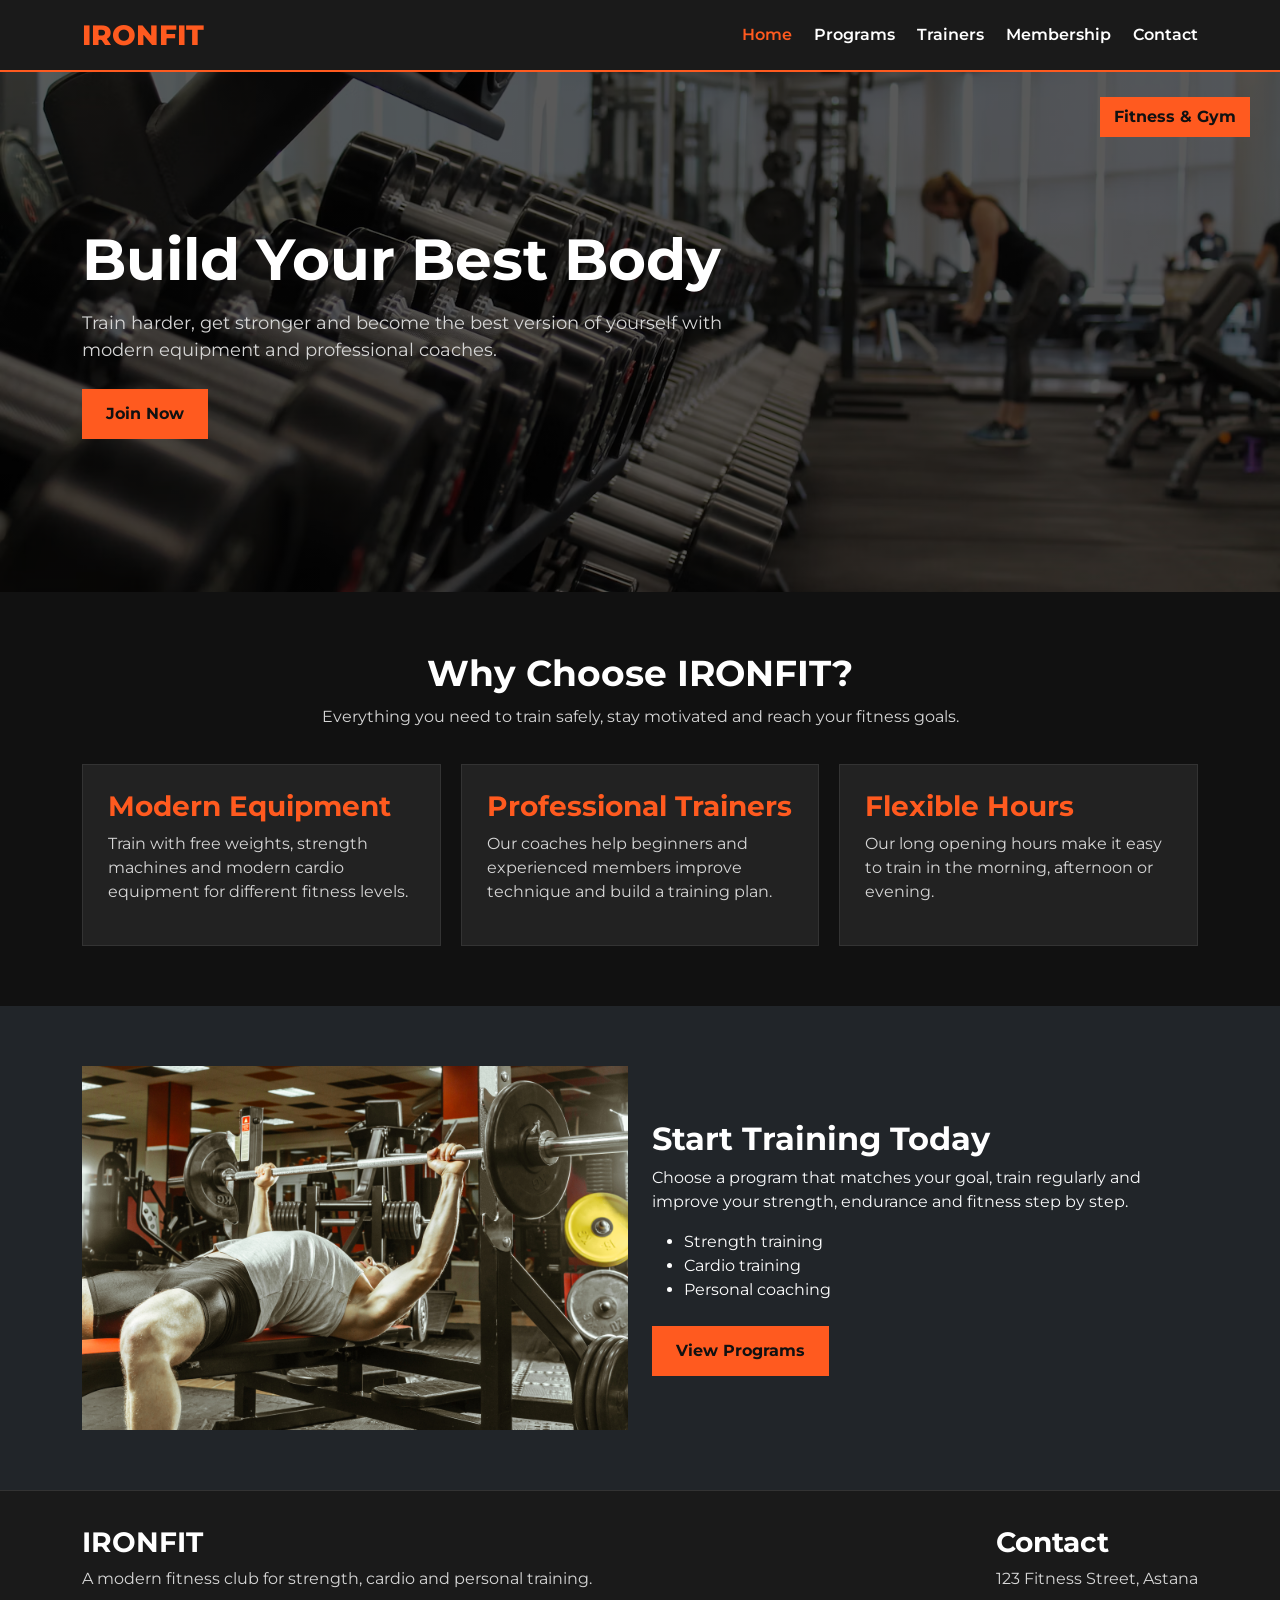
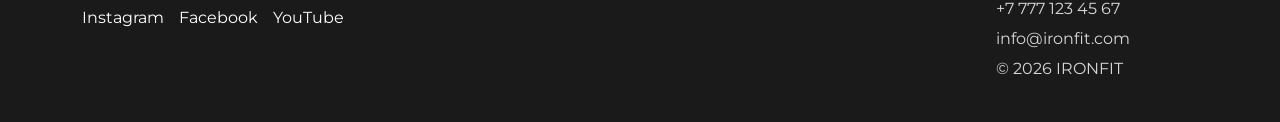
<file: index.html>
<!DOCTYPE html>
<html lang="en">
<head>
    <meta charset="UTF-8">
    <meta name="viewport" content="width=device-width, initial-scale=1.0">
    <title>IRONFIT | Home</title>
    <link rel="preconnect" href="https://fonts.googleapis.com">
    <link rel="preconnect" href="https://fonts.gstatic.com" crossorigin>
    <link href="https://fonts.googleapis.com/css2?family=Montserrat:wght@400;600;700;800&display=swap" rel="stylesheet">
    <link href="https://cdn.jsdelivr.net/npm/bootstrap@5.3.8/dist/css/bootstrap.min.css" rel="stylesheet">
    <link rel="stylesheet" href="css/style.css">
</head>
<body>
    <header class="site-header">
        <div class="container header-content">
            <a class="logo" href="index.html">IRONFIT</a>
            <nav>
                <ul class="nav-list">
                    <li><a class="active" href="index.html">Home</a></li>
                    <li><a href="programs.html">Programs</a></li>
                    <li><a href="trainers.html">Trainers</a></li>
                    <li><a href="membership.html">Membership</a></li>
                    <li><a href="contact.html">Contact</a></li>
                </ul>
            </nav>
        </div>
    </header>

    <main>
        <section class="hero">
            <div class="container">
                <div class="hero-content">
                    <h1>Build Your Best Body</h1>
                    <p>Train harder, get stronger and become the best version of yourself with modern equipment and professional coaches.</p>
                    <a class="btn-main" href="membership.html">Join Now</a>
                </div>
            </div>
            <span class="hero-label">Fitness & Gym</span>
        </section>

        <section class="section">
            <div class="container">
                <div class="section-title">
                    <h2>Why Choose IRONFIT?</h2>
                    <p>Everything you need to train safely, stay motivated and reach your fitness goals.</p>
                </div>

                <div class="feature-grid">
                    <article class="feature-card">
                        <h3>Modern Equipment</h3>
                        <p>Train with free weights, strength machines and modern cardio equipment for different fitness levels.</p>
                    </article>
                    <article class="feature-card">
                        <h3>Professional Trainers</h3>
                        <p>Our coaches help beginners and experienced members improve technique and build a training plan.</p>
                    </article>
                    <article class="feature-card">
                        <h3>Flexible Hours</h3>
                        <p>Our long opening hours make it easy to train in the morning, afternoon or evening.</p>
                    </article>
                </div>
            </div>
        </section>

        <section class="section bg-dark">
            <div class="container">
                <div class="row align-items-center g-4">
                    <div class="col-md-6">
                        <img src="images/man-workingout-local-gym.jpg" alt="Person training in gym" loading="lazy">
                    </div>
                    <div class="col-md-6">
                        <h2>Start Training Today</h2>
                        <p class="text-light">Choose a program that matches your goal, train regularly and improve your strength, endurance and fitness step by step.</p>
                        <ul>
                            <li>Strength training</li>
                            <li>Cardio training</li>
                            <li>Personal coaching</li>
                        </ul>
                        <a class="btn-main mt-2" href="programs.html">View Programs</a>
                    </div>
                </div>
            </div>
        </section>
    </main>

    <footer class="site-footer">
        <div class="container footer-content">
            <div>
                <h3>IRONFIT</h3>
                <p>A modern fitness club for strength, cardio and personal training.</p>
                <ul class="social-links">
                    <li><a href="https://www.instagram.com/" target="_blank">Instagram</a></li>
                    <li><a href="https://www.facebook.com/" target="_blank">Facebook</a></li>
                    <li><a href="https://www.youtube.com/" target="_blank">YouTube</a></li>
                </ul>
            </div>
            <div>
                <h3>Contact</h3>
                <p>123 Fitness Street, Astana</p>
                <p>+7 777 123 45 67</p>
                <p>info@ironfit.com</p>
                <p>© 2026 IRONFIT</p>
            </div>
        </div>
    </footer>
</body>
</html>
</file>
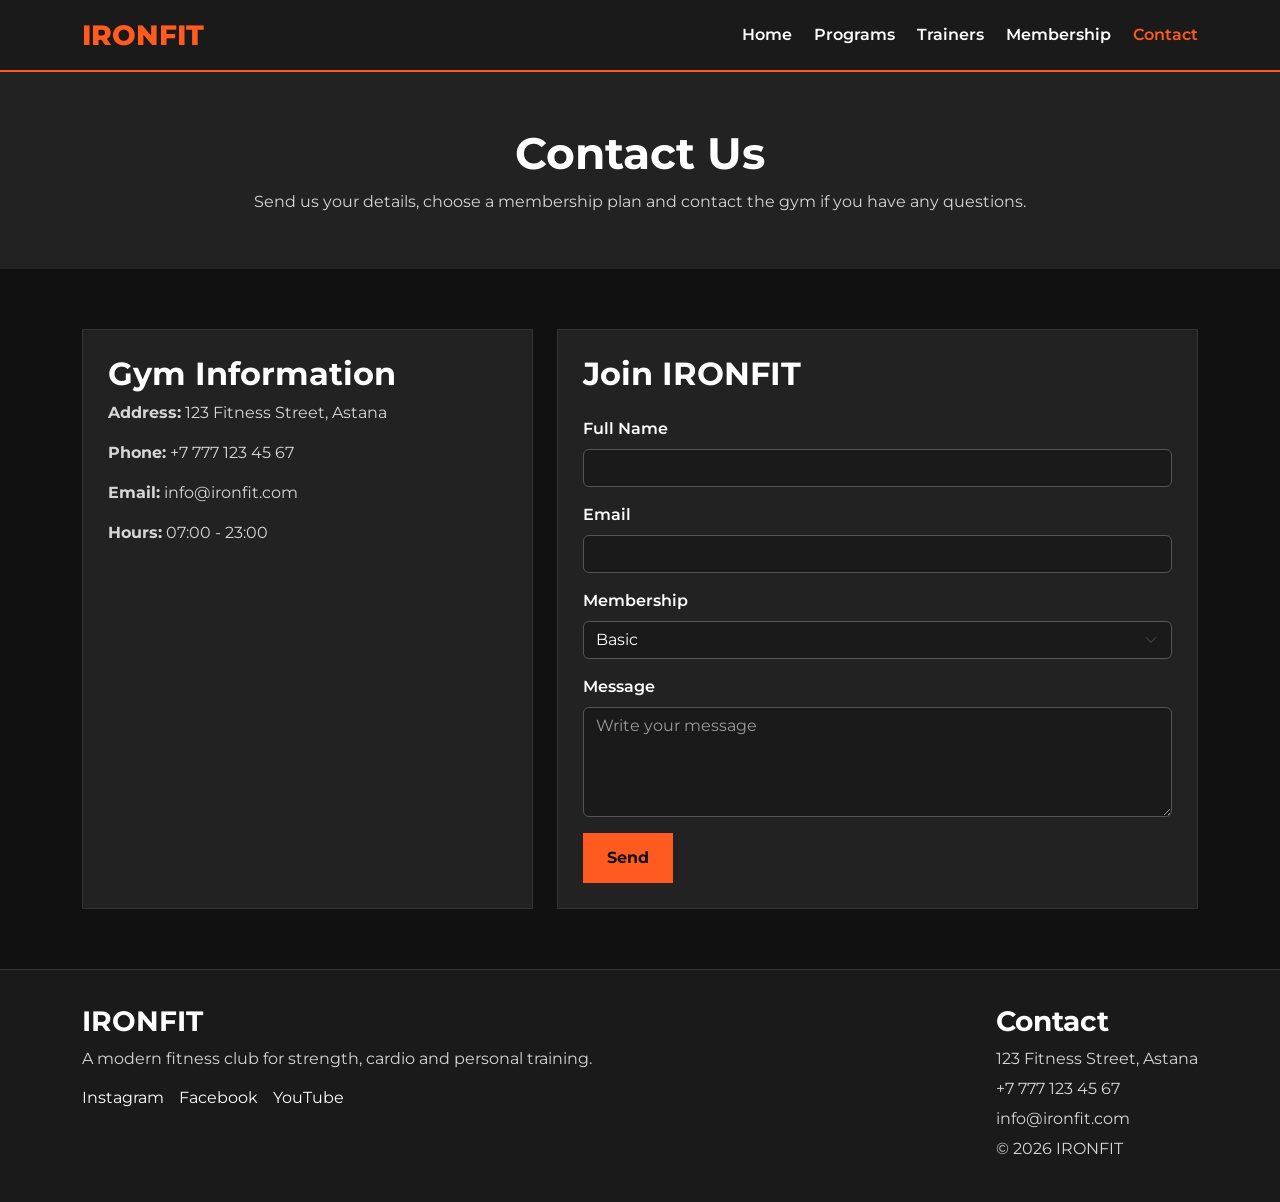
<file: contact.html>
<!DOCTYPE html>
<html lang="en">
<head>
    <meta charset="UTF-8">
    <meta name="viewport" content="width=device-width, initial-scale=1.0">
    <title>IRONFIT | Contact</title>
    <link rel="preconnect" href="https://fonts.googleapis.com">
    <link rel="preconnect" href="https://fonts.gstatic.com" crossorigin>
    <link href="https://fonts.googleapis.com/css2?family=Montserrat:wght@400;600;700;800&display=swap" rel="stylesheet">
    <link href="https://cdn.jsdelivr.net/npm/bootstrap@5.3.8/dist/css/bootstrap.min.css" rel="stylesheet">
    <link rel="stylesheet" href="css/style.css">
</head>
<body>
    <header class="site-header">
        <div class="container header-content">
            <a class="logo" href="index.html">IRONFIT</a>
            <nav>
                <ul class="nav-list">
                    <li><a href="index.html">Home</a></li>
                    <li><a href="programs.html">Programs</a></li>
                    <li><a href="trainers.html">Trainers</a></li>
                    <li><a href="membership.html">Membership</a></li>
                    <li><a class="active" href="contact.html">Contact</a></li>
                </ul>
            </nav>
        </div>
    </header>

    <main>
        <section class="page-title">
            <div class="container">
                <h1>Contact Us</h1>
                <p>Send us your details, choose a membership plan and contact the gym if you have any questions.</p>
            </div>
        </section>

        <section class="section">
            <div class="container">
                <div class="row g-4">
                    <div class="col-md-5">
                        <div class="contact-box">
                            <h2>Gym Information</h2>
                            <p><strong>Address:</strong> 123 Fitness Street, Astana</p>
                            <p><strong>Phone:</strong> +7 777 123 45 67</p>
                            <p><strong>Email:</strong> info@ironfit.com</p>
                            <p><strong>Hours:</strong> 07:00 - 23:00</p>
                        </div>
                    </div>

                    <div class="col-md-7">
                        <div class="contact-box">
                            <h2 class="mb-4">Join IRONFIT</h2>
                            <form action="#" method="post">
                                <div class="mb-3">
                                    <label class="form-label" for="name">Full Name</label>
                                    <input class="form-control" type="text" id="name" name="name" required>
                                </div>

                                <div class="mb-3">
                                    <label class="form-label" for="email">Email</label>
                                    <input class="form-control" type="email" id="email" name="email" required>
                                </div>

                                <div class="mb-3">
                                    <label class="form-label" for="plan">Membership</label>
                                    <select class="form-select" id="plan" name="plan">
                                        <option>Basic</option>
                                        <option>Standard</option>
                                        <option>Premium</option>
                                    </select>
                                </div>

                                <div class="mb-3">
                                    <label class="form-label" for="message">Message</label>
                                    <textarea class="form-control" id="message" name="message" rows="4" placeholder="Write your message"></textarea>
                                </div>

                                <button class="btn-main" type="submit">Send</button>
                            </form>
                        </div>
                    </div>
                </div>
            </div>
        </section>
    </main>

    <footer class="site-footer">
        <div class="container footer-content">
            <div>
                <h3>IRONFIT</h3>
                <p>A modern fitness club for strength, cardio and personal training.</p>
                <ul class="social-links">
                    <li><a href="https://www.instagram.com/" target="_blank">Instagram</a></li>
                    <li><a href="https://www.facebook.com/" target="_blank">Facebook</a></li>
                    <li><a href="https://www.youtube.com/" target="_blank">YouTube</a></li>
                </ul>
            </div>
            <div>
                <h3>Contact</h3>
                <p>123 Fitness Street, Astana</p>
                <p>+7 777 123 45 67</p>
                <p>info@ironfit.com</p>
                <p>© 2026 IRONFIT</p>
            </div>
        </div>
    </footer>
</body>
</html>
</file>
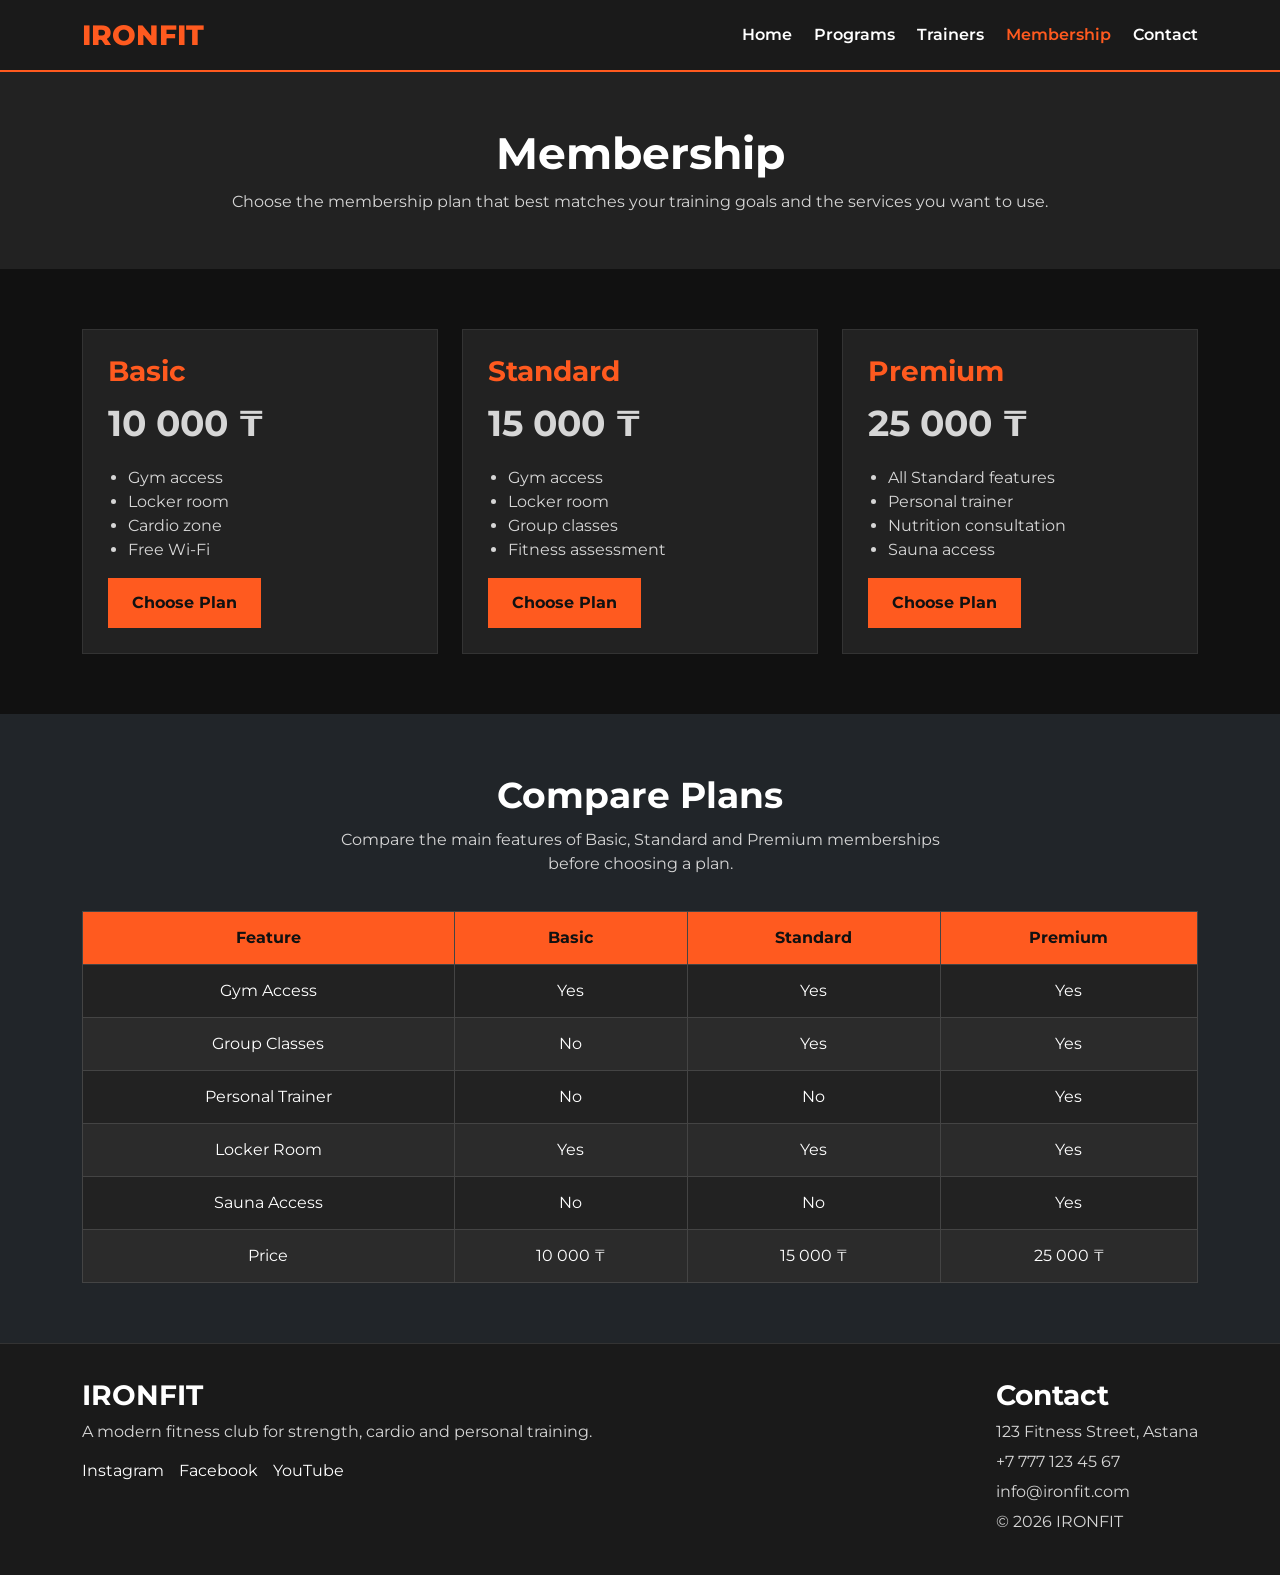
<file: membership.html>
<!DOCTYPE html>
<html lang="en">
<head>
    <meta charset="UTF-8">
    <meta name="viewport" content="width=device-width, initial-scale=1.0">
    <title>IRONFIT | Membership</title>
    <link rel="preconnect" href="https://fonts.googleapis.com">
    <link rel="preconnect" href="https://fonts.gstatic.com" crossorigin>
    <link href="https://fonts.googleapis.com/css2?family=Montserrat:wght@400;600;700;800&display=swap" rel="stylesheet">
    <link href="https://cdn.jsdelivr.net/npm/bootstrap@5.3.8/dist/css/bootstrap.min.css" rel="stylesheet">
    <link rel="stylesheet" href="css/style.css">
</head>
<body>
    <header class="site-header">
        <div class="container header-content">
            <a class="logo" href="index.html">IRONFIT</a>
            <nav>
                <ul class="nav-list">
                    <li><a href="index.html">Home</a></li>
                    <li><a href="programs.html">Programs</a></li>
                    <li><a href="trainers.html">Trainers</a></li>
                    <li><a class="active" href="membership.html">Membership</a></li>
                    <li><a href="contact.html">Contact</a></li>
                </ul>
            </nav>
        </div>
    </header>

    <main>
        <section class="page-title">
            <div class="container">
                <h1>Membership</h1>
                <p>Choose the membership plan that best matches your training goals and the services you want to use.</p>
            </div>
        </section>

        <section class="section">
            <div class="container">
                <div class="row g-4">
                    <div class="col-lg-4 col-md-6 col-12">
                        <article class="plan-card">
                            <h3>Basic</h3>
                            <p class="price">10 000 ₸</p>
                            <ul>
                                <li>Gym access</li>
                                <li>Locker room</li>
                                <li>Cardio zone</li>
                                <li>Free Wi-Fi</li>
                            </ul>
                            <a class="btn-main" href="contact.html">Choose Plan</a>
                        </article>
                    </div>

                    <div class="col-lg-4 col-md-6 col-12">
                        <article class="plan-card">
                            <h3>Standard</h3>
                            <p class="price">15 000 ₸</p>
                            <ul>
                                <li>Gym access</li>
                                <li>Locker room</li>
                                <li>Group classes</li>
                                <li>Fitness assessment</li>
                            </ul>
                            <a class="btn-main" href="contact.html">Choose Plan</a>
                        </article>
                    </div>

                    <div class="col-lg-4 col-md-6 col-12">
                        <article class="plan-card">
                            <h3>Premium</h3>
                            <p class="price">25 000 ₸</p>
                            <ul>
                                <li>All Standard features</li>
                                <li>Personal trainer</li>
                                <li>Nutrition consultation</li>
                                <li>Sauna access</li>
                            </ul>
                            <a class="btn-main" href="contact.html">Choose Plan</a>
                        </article>
                    </div>
                </div>
            </div>
        </section>

        <section class="section bg-dark">
            <div class="container">
                <div class="section-title">
                    <h2>Compare Plans</h2>
                    <p>Compare the main features of Basic, Standard and Premium memberships before choosing a plan.</p>
                </div>

                <div class="table-box">
                    <table class="compare-table">
                        <thead>
                            <tr>
                                <th>Feature</th>
                                <th>Basic</th>
                                <th>Standard</th>
                                <th>Premium</th>
                            </tr>
                        </thead>
                        <tbody>
                            <tr>
                                <td>Gym Access</td>
                                <td>Yes</td>
                                <td>Yes</td>
                                <td>Yes</td>
                            </tr>
                            <tr>
                                <td>Group Classes</td>
                                <td>No</td>
                                <td>Yes</td>
                                <td>Yes</td>
                            </tr>
                            <tr>
                                <td>Personal Trainer</td>
                                <td>No</td>
                                <td>No</td>
                                <td>Yes</td>
                            </tr>
                            <tr>
                                <td>Locker Room</td>
                                <td>Yes</td>
                                <td>Yes</td>
                                <td>Yes</td>
                            </tr>
                            <tr>
                                <td>Sauna Access</td>
                                <td>No</td>
                                <td>No</td>
                                <td>Yes</td>
                            </tr>
                            <tr>
                                <td>Price</td>
                                <td>10 000 ₸</td>
                                <td>15 000 ₸</td>
                                <td>25 000 ₸</td>
                            </tr>
                        </tbody>
                    </table>
                </div>
            </div>
        </section>
    </main>

    <footer class="site-footer">
        <div class="container footer-content">
            <div>
                <h3>IRONFIT</h3>
                <p>A modern fitness club for strength, cardio and personal training.</p>
                <ul class="social-links">
                    <li><a href="https://www.instagram.com/" target="_blank">Instagram</a></li>
                    <li><a href="https://www.facebook.com/" target="_blank">Facebook</a></li>
                    <li><a href="https://www.youtube.com/" target="_blank">YouTube</a></li>
                </ul>
            </div>
            <div>
                <h3>Contact</h3>
                <p>123 Fitness Street, Astana</p>
                <p>+7 777 123 45 67</p>
                <p>info@ironfit.com</p>
                <p>© 2026 IRONFIT</p>
            </div>
        </div>
    </footer>
</body>
</html>
</file>
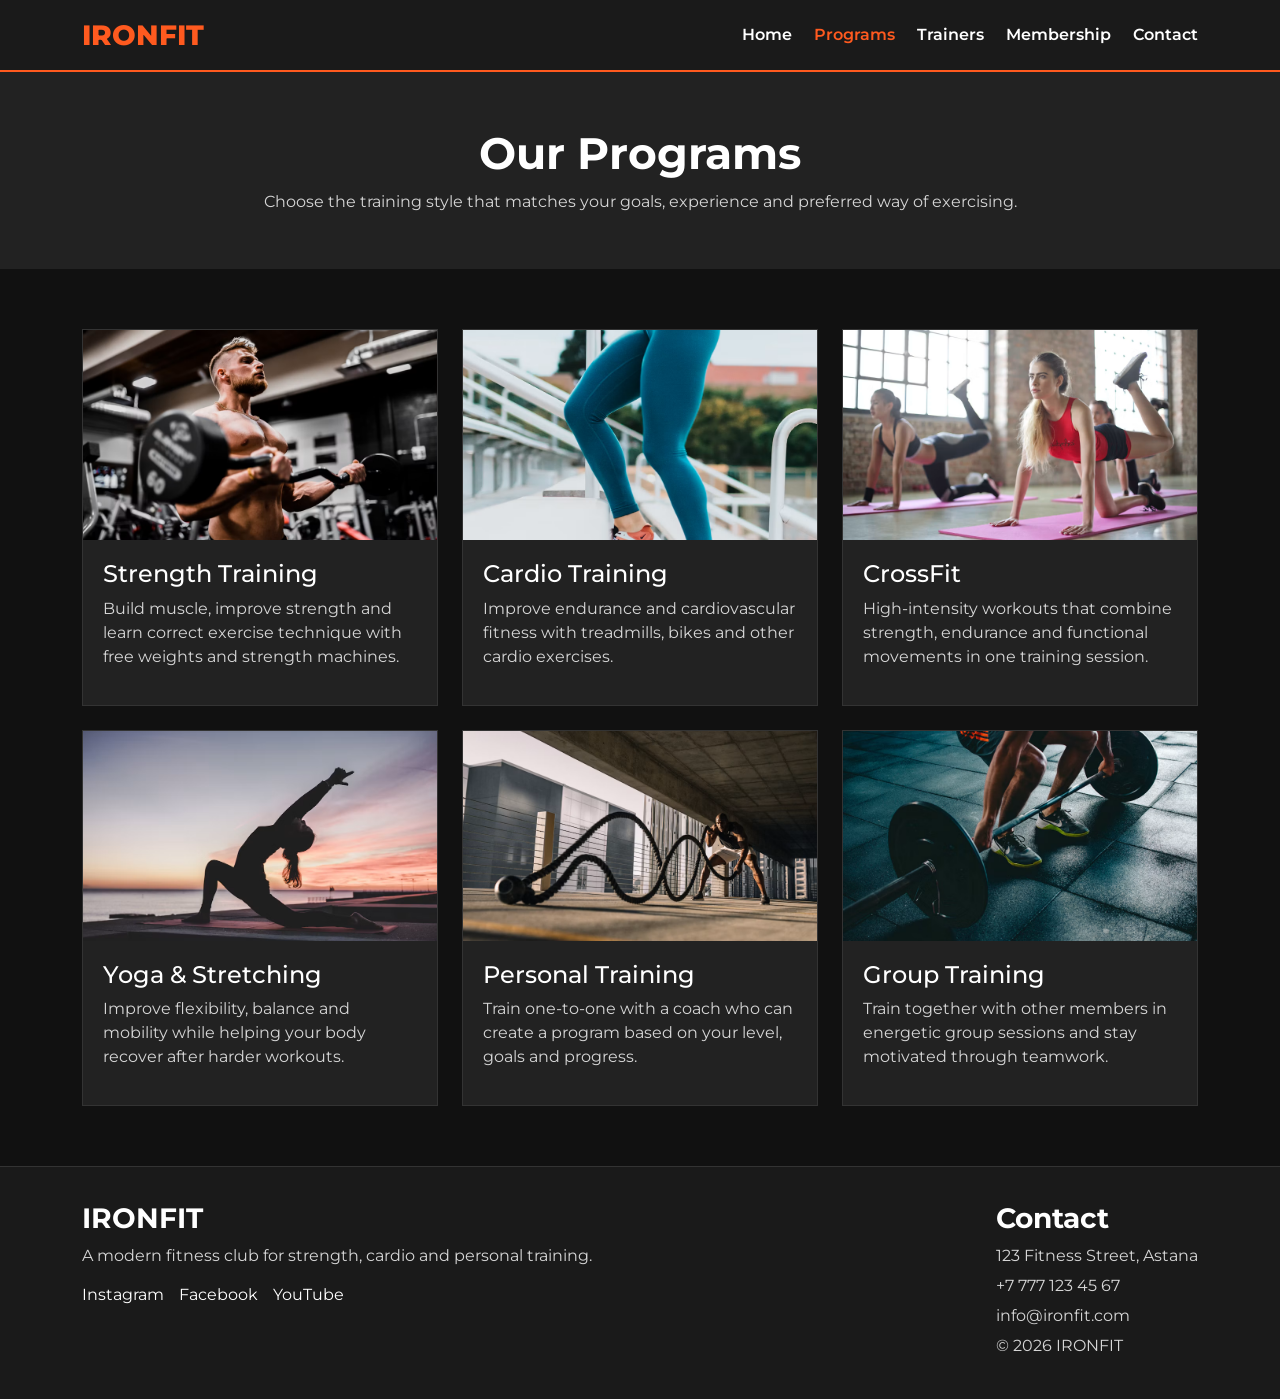
<file: programs.html>
<!DOCTYPE html>
<html lang="en">
<head>
    <meta charset="UTF-8">
    <meta name="viewport" content="width=device-width, initial-scale=1.0">
    <title>IRONFIT | Programs</title>
    <link rel="preconnect" href="https://fonts.googleapis.com">
    <link rel="preconnect" href="https://fonts.gstatic.com" crossorigin>
    <link href="https://fonts.googleapis.com/css2?family=Montserrat:wght@400;600;700;800&display=swap" rel="stylesheet">
    <link href="https://cdn.jsdelivr.net/npm/bootstrap@5.3.8/dist/css/bootstrap.min.css" rel="stylesheet">
    <link rel="stylesheet" href="css/style.css">
</head>
<body>
    <header class="site-header">
        <div class="container header-content">
            <a class="logo" href="index.html">IRONFIT</a>
            <nav>
                <ul class="nav-list">
                    <li><a href="index.html">Home</a></li>
                    <li><a class="active" href="programs.html">Programs</a></li>
                    <li><a href="trainers.html">Trainers</a></li>
                    <li><a href="membership.html">Membership</a></li>
                    <li><a href="contact.html">Contact</a></li>
                </ul>
            </nav>
        </div>
    </header>

    <main>
        <section class="page-title">
            <div class="container">
                <h1>Our Programs</h1>
                <p>Choose the training style that matches your goals, experience and preferred way of exercising.</p>
            </div>
        </section>

        <section class="section">
            <div class="container">
                <div class="row g-4">
                    <div class="col-lg-4 col-md-6 col-12">
                        <article class="program-card">
                            <img src="images/first_for_programs.jpg" alt="Strength training" loading="lazy">
                            <div class="program-content">
                                <h2 class="h4">Strength Training</h2>
                                <p>Build muscle, improve strength and learn correct exercise technique with free weights and strength machines.</p>
                            </div>
                        </article>
                    </div>

                    <div class="col-lg-4 col-md-6 col-12">
                        <article class="program-card">
                            <img src="images/second_for_programs.jpg" alt="Cardio training" loading="lazy">
                            <div class="program-content">
                                <h2 class="h4">Cardio Training</h2>
                                <p>Improve endurance and cardiovascular fitness with treadmills, bikes and other cardio exercises.</p>
                            </div>
                        </article>
                    </div>

                    <div class="col-lg-4 col-md-6 col-12">
                        <article class="program-card">
                            <img src="images/third_for_programs.jpg" alt="CrossFit training" loading="lazy">
                            <div class="program-content">
                                <h2 class="h4">CrossFit</h2>
                                <p>High-intensity workouts that combine strength, endurance and functional movements in one training session.</p>
                            </div>
                        </article>
                    </div>

                    <div class="col-lg-4 col-md-6 col-12">
                        <article class="program-card">
                            <img src="images/fourth_for_programs.jpg" alt="Yoga and stretching" loading="lazy">
                            <div class="program-content">
                                <h2 class="h4">Yoga &amp; Stretching</h2>
                                <p>Improve flexibility, balance and mobility while helping your body recover after harder workouts.</p>
                            </div>
                        </article>
                    </div>

                    <div class="col-lg-4 col-md-6 col-12">
                        <article class="program-card">
                            <img src="images/fifth_for_programs.jpg" alt="Personal training" loading="lazy">
                            <div class="program-content">
                                <h2 class="h4">Personal Training</h2>
                                <p>Train one-to-one with a coach who can create a program based on your level, goals and progress.</p>
                            </div>
                        </article>
                    </div>

                    <div class="col-lg-4 col-md-6 col-12">
                        <article class="program-card">
                            <img src="images/sixth_for_programs.jpg" alt="Group training" loading="lazy">
                            <div class="program-content">
                                <h2 class="h4">Group Training</h2>
                                <p>Train together with other members in energetic group sessions and stay motivated through teamwork.</p>
                            </div>
                        </article>
                    </div>
                </div>
            </div>
        </section>
    </main>

    <footer class="site-footer">
        <div class="container footer-content">
            <div>
                <h3>IRONFIT</h3>
                <p>A modern fitness club for strength, cardio and personal training.</p>
                <ul class="social-links">
                    <li><a href="https://www.instagram.com/" target="_blank">Instagram</a></li>
                    <li><a href="https://www.facebook.com/" target="_blank">Facebook</a></li>
                    <li><a href="https://www.youtube.com/" target="_blank">YouTube</a></li>
                </ul>
            </div>
            <div>
                <h3>Contact</h3>
                <p>123 Fitness Street, Astana</p>
                <p>+7 777 123 45 67</p>
                <p>info@ironfit.com</p>
                <p>© 2026 IRONFIT</p>
            </div>
        </div>
    </footer>
</body>
</html>
</file>
<file: css/style.css>
:root {
    --main-color: #ff5a1f;
    --dark-color: #1a1a1a;
    --light-color: #ffffff;
    --gray-color: #d6d6d6;
}

* {
    box-sizing: border-box;
}

body {
    margin: 0;
    font-family: "Montserrat", sans-serif;
    background-color: #111111;
    color: var(--light-color);
}

img {
    width: 100%;
    display: block;
}

a {
    text-decoration: none;
    color: inherit;
}

h1,
h2,
h3 {
    font-weight: 700;
}

.site-header {
    background-color: var(--dark-color);
    border-bottom: 2px solid var(--main-color);
}

.header-content {
    min-height: 70px;
    display: flex;
    justify-content: space-between;
    align-items: center;
}

.logo {
    color: var(--main-color);
    font-size: 28px;
    font-weight: 800;
}

.nav-list {
    display: flex;
    gap: 22px;
    margin: 0;
    padding: 0;
    list-style: none;
}

.nav-list a {
    color: var(--light-color);
    font-weight: 600;
}

.nav-list a:hover,
.nav-list a:focus {
    color: var(--main-color);
}

.active {
    color: var(--main-color) !important;
}

.hero {
    position: relative;
    min-height: 520px;
    display: flex;
    align-items: center;
    background: linear-gradient(rgba(0, 0, 0, 0.65), rgba(0, 0, 0, 0.65)),
        url("../images/background.jpg") center/cover no-repeat;
}

.hero-content {
    max-width: 650px;
}

.hero h1 {
    font-size: 58px;
    margin-bottom: 15px;
}

.hero p {
    color: var(--gray-color);
    font-size: 18px;
    margin-bottom: 25px;
}

.hero-label {
    position: absolute;
    top: 25px;
    right: 30px;
    padding: 8px 14px;
    background-color: var(--main-color);
    color: #111111;
    font-weight: 700;
}

.btn-main {
    display: inline-block;
    padding: 11px 22px;
    border: 2px solid var(--main-color);
    background-color: var(--main-color);
    color: #111111;
    font-weight: 700;
}

.btn-main:hover,
.btn-main:focus {
    background-color: transparent;
    color: var(--main-color);
}

.section {
    padding: 60px 0;
}

.section-title {
    margin-bottom: 35px;
    text-align: center;
}

.section-title h2 {
    font-size: 36px;
    margin-bottom: 10px;
}

.section-title p {
    color: var(--gray-color);
    margin: 0 auto;
    max-width: 650px;
}

.page-title {
    padding: 55px 0;
    background-color: #222222;
    text-align: center;
}

.page-title h1 {
    margin-bottom: 10px;
    font-size: 44px;
}

.page-title p {
    margin: 0;
    color: var(--gray-color);
}

.feature-grid {
    display: grid;
    grid-template-columns: repeat(3, 1fr);
    gap: 20px;
}

.feature-card,
.trainer-card,
.plan-card,
.contact-box {
    padding: 25px;
    background-color: #222222;
    border: 1px solid #333333;
}

.feature-card h3,
.trainer-card h3,
.plan-card h3 {
    color: var(--main-color);
}

.feature-card p,
.trainer-card p,
.plan-card p,
.contact-box p {
    color: var(--gray-color);
}

.program-card {
    height: 100%;
    background-color: #222222;
    border: 1px solid #333333;
    transition: 0.3s;
}

.program-card:hover {
    transform: translateY(-10px);
}

.program-card img {
    height: 210px;
    object-fit: cover;
}

.program-content {
    padding: 20px;
}

.program-content p {
    color: var(--gray-color);
}

.trainer-grid {
    display: grid;
    grid-template-columns: repeat(4, 1fr);
    gap: 20px;
}

.trainer-card {
    padding: 0;
    overflow: hidden;
    transition: 0.3s;
}

.trainer-card:hover {
    transform: translateY(-10px);
}

.trainer-card img {
    height: 320px;
    object-fit: cover;
}

.trainer-info {
    padding: 20px;
}

.plan-card {
    height: 100%;
}

.price {
    font-size: 36px;
    font-weight: 700;
    color: var(--light-color);
}

.plan-card ul {
    padding-left: 20px;
    color: var(--gray-color);
}

.table-box {
    overflow-x: auto;
}

.compare-table {
    width: 100%;
    min-width: 600px;
    border-collapse: collapse;
    background-color: #222222;
}

.compare-table th,
.compare-table td {
    padding: 14px;
    border: 1px solid #444444;
    text-align: center;
}

.compare-table th {
    background-color: var(--main-color);
    color: #111111;
}

.compare-table tbody tr:nth-child(even) {
    background-color: #2b2b2b;
}

.contact-box {
    height: 100%;
}

.form-label {
    font-weight: 600;
}

.form-control,
.form-select {
    background-color: #1a1a1a;
    border: 1px solid #555555;
    color: var(--light-color);
}

.form-control:focus,
.form-select:focus {
    background-color: #1a1a1a;
    color: var(--light-color);
    border-color: var(--main-color);
    box-shadow: none;
}

.form-control::placeholder {
    color: #999999;
}

.site-footer {
    padding: 35px 0;
    background-color: var(--dark-color);
    border-top: 1px solid #333333;
}

.footer-content {
    display: flex;
    justify-content: space-between;
    gap: 30px;
}

.site-footer p {
    color: var(--gray-color);
    margin-bottom: 6px;
}

.social-links {
    display: flex;
    gap: 15px;
    padding: 0;
    margin: 15px 0 0;
    list-style: none;
}

.social-links a:hover,
.social-links a:focus {
    color: var(--main-color);
}

@media (max-width: 992px) {
    .header-content {
        flex-direction: column;
        padding: 18px 0;
        gap: 12px;
    }

    .feature-grid,
    .trainer-grid {
        grid-template-columns: repeat(2, 1fr);
    }

    .hero h1 {
        font-size: 46px;
    }
}

@media (max-width: 576px) {
    .nav-list {
        flex-direction: column;
        align-items: center;
        gap: 8px;
    }

    .feature-grid,
    .trainer-grid {
        grid-template-columns: 1fr;
    }

    .hero {
        min-height: 450px;
    }

    .hero h1 {
        font-size: 38px;
    }

    .hero-label {
        display: none;
    }

    .footer-content {
        flex-direction: column;
    }
}
</file>
